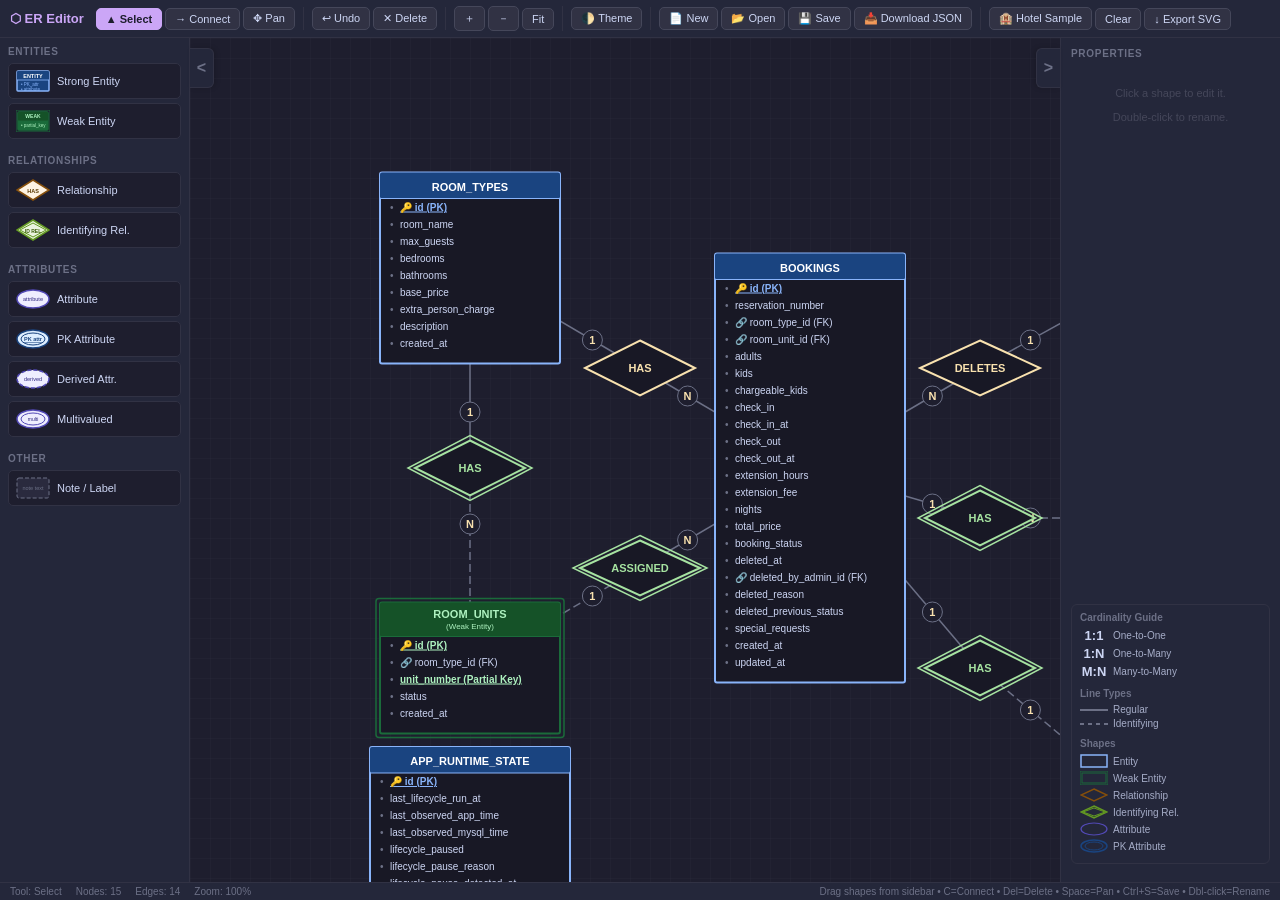
<file: index.html>
<!DOCTYPE html>
<html lang="en">
<head>
<meta charset="UTF-8"/>
<meta name="viewport" content="width=device-width,initial-scale=1.0"/>
<title>Chen ER Diagram Editor</title>
<link rel="stylesheet" href="erd-style.css"/>
</head>
<body>

<div id="toolbar">
  <span class="logo">⬡ ER Editor</span>
  <div class="tb-group">
    <button class="tb-btn active" id="btn-select" onclick="setTool('select')">▲ Select</button>
    <button class="tb-btn" id="btn-connect" onclick="setTool('connect')">→ Connect</button>
    <button class="tb-btn" id="btn-pan" onclick="setTool('pan')">✥ Pan</button>
  </div>
  <div class="tb-group">
    <button class="tb-btn" onclick="undo()">↩ Undo</button>
    <button class="tb-btn" onclick="deleteSelected()">✕ Delete</button>
  </div>
  <div class="tb-group">
    <button class="tb-btn" onclick="zoom1(1.2)">＋</button>
    <button class="tb-btn" onclick="zoom1(1/1.2)">－</button>
    <button class="tb-btn" onclick="fitView()">Fit</button>
  </div>
  <div class="tb-group">
    <button class="tb-btn" onclick="toggleTheme()">🌓 Theme</button>
  </div>
  <div class="tb-group">
    <button class="tb-btn" onclick="newProject()">📄 New</button>
    <button class="tb-btn" onclick="openProject()">📂 Open</button>
    <button class="tb-btn" onclick="saveProject()">💾 Save</button>
    <button class="tb-btn" onclick="downloadProject()">📥 Download JSON</button>
  </div>
  <div class="tb-group">
    <button class="tb-btn" onclick="loadSample()">🏨 Hotel Sample</button>
    <button class="tb-btn" onclick="clearAll()">Clear</button>
    <button class="tb-btn" onclick="doExport()">↓ Export SVG</button>
  </div>
</div>

<!-- Hidden file input for loading projects -->
<input type="file" id="file-input" accept=".json"/>

<div id="main">
  <!-- SIDEBAR -->
  <div class="sidebar-toggle" onclick="toggleSidebar()" id="sidebar-toggle">&lt;</div>
  <div id="sidebar">
    <div class="sb-sec">
      <div class="sb-title">Entities</div>
      <button class="shape-btn" data-type="entity">
        <svg class="shape-icon" viewBox="0 0 34 22"><rect x="1" y="1" width="32" height="20" fill="#1a4480" stroke="#89b4fa" stroke-width="1.5" rx="1"/><rect x="1" y="1" width="32" height="9" fill="#1a4480" rx="1"/><text x="17" y="8" text-anchor="middle" font-size="5.5" fill="#fff" font-weight="700" font-family="Segoe UI,sans-serif">ENTITY</text><line x1="1" y1="10" x2="33" y2="10" stroke="#89b4fa" stroke-width="0.8"/><text x="5" y="16" font-size="4.5" fill="#89b4fa" font-family="Segoe UI,sans-serif">• PK_attr</text><text x="5" y="20.5" font-size="4.5" fill="#89b4fa" font-family="Segoe UI,sans-serif">• attribute</text></svg>
        Strong Entity
      </button>
      <button class="shape-btn" data-type="weak_entity">
        <svg class="shape-icon" viewBox="0 0 34 22"><rect x="0" y="0" width="34" height="22" fill="none" stroke="#1a6b3a" stroke-width="1" rx="1"/><rect x="2" y="2" width="30" height="18" fill="#1a6b3a" stroke="#1a6b3a" stroke-width="1.5" rx="1"/><rect x="2" y="2" width="30" height="9" fill="#155228" rx="1"/><text x="17" y="8" text-anchor="middle" font-size="5" fill="#aef2c0" font-weight="700" font-family="Segoe UI,sans-serif">WEAK</text><line x1="2" y1="11" x2="32" y2="11" stroke="#1a6b3a" stroke-width="0.8"/><text x="5" y="16.5" font-size="4.5" fill="#aef2c0" font-family="Segoe UI,sans-serif">• partial_key</text></svg>
        Weak Entity
      </button>
    </div>
    <div class="sb-sec">
      <div class="sb-title">Relationships</div>
      <button class="shape-btn" data-type="relationship">
        <svg class="shape-icon" viewBox="0 0 34 22"><polygon points="17,1 33,11 17,21 1,11" fill="#fef3e2" stroke="#854f0b" stroke-width="1.5"/><text x="17" y="13.5" text-anchor="middle" font-size="5.5" fill="#5b3a00" font-weight="700" font-family="Segoe UI,sans-serif">HAS</text></svg>
        Relationship
      </button>
      <button class="shape-btn" data-type="id_relationship">
        <svg class="shape-icon" viewBox="0 0 34 22"><polygon points="17,1 33,11 17,21 1,11" fill="#eaf3de" stroke="#639922" stroke-width="1.5"/><polygon points="17,4 30,11 17,18 4,11" fill="none" stroke="#639922" stroke-width="1"/><text x="17" y="13.5" text-anchor="middle" font-size="5" fill="#3b5e0a" font-weight="700" font-family="Segoe UI,sans-serif">ID REL</text></svg>
        Identifying Rel.
      </button>
    </div>
    <div class="sb-sec">
      <div class="sb-title">Attributes</div>
      <button class="shape-btn" data-type="attribute">
        <svg class="shape-icon" viewBox="0 0 34 22"><ellipse cx="17" cy="11" rx="16" ry="9" fill="#eeedfe" stroke="#534ab7" stroke-width="1.5"/><text x="17" y="13" text-anchor="middle" font-size="5.5" fill="#2d2580" font-family="Segoe UI,sans-serif">attribute</text></svg>
        Attribute
      </button>
      <button class="shape-btn" data-type="pk_attribute">
        <svg class="shape-icon" viewBox="0 0 34 22"><ellipse cx="17" cy="11" rx="16" ry="9" fill="#ddeeff" stroke="#1a4480" stroke-width="1.5"/><ellipse cx="17" cy="11" rx="12" ry="6" fill="none" stroke="#1a4480" stroke-width="1"/><text x="17" y="13" text-anchor="middle" font-size="5.5" fill="#1a4480" font-weight="700" font-family="Segoe UI,sans-serif" text-decoration="underline">PK attr</text></svg>
        PK Attribute
      </button>
      <button class="shape-btn" data-type="derived">
        <svg class="shape-icon" viewBox="0 0 34 22"><ellipse cx="17" cy="11" rx="16" ry="9" fill="#eeedfe" stroke="#534ab7" stroke-width="1.5" stroke-dasharray="4 2"/><text x="17" y="13" text-anchor="middle" font-size="5.5" fill="#2d2580" font-family="Segoe UI,sans-serif">derived</text></svg>
        Derived Attr.
      </button>
      <button class="shape-btn" data-type="multivalued">
        <svg class="shape-icon" viewBox="0 0 34 22"><ellipse cx="17" cy="11" rx="16" ry="9" fill="#eeedfe" stroke="#534ab7" stroke-width="1.5"/><ellipse cx="17" cy="11" rx="12" ry="6" fill="none" stroke="#534ab7" stroke-width="1"/><text x="17" y="13" text-anchor="middle" font-size="5" fill="#2d2580" font-family="Segoe UI,sans-serif">multi</text></svg>
        Multivalued
      </button>
    </div>
    <div class="sb-sec">
      <div class="sb-title">Other</div>
      <button class="shape-btn" data-type="note">
        <svg class="shape-icon" viewBox="0 0 34 22"><rect x="1" y="1" width="32" height="20" fill="#2a2a3e" stroke="#6c7086" stroke-width="1" stroke-dasharray="4 2" rx="2"/><text x="17" y="13" text-anchor="middle" font-size="5.5" fill="#6c7086" font-family="Segoe UI,sans-serif">note text</text></svg>
        Note / Label
      </button>
    </div>
  </div>

  <!-- CANVAS -->
  <div id="canvas-wrap">
    <svg id="grid-svg"><defs><pattern id="grid" width="20" height="20" patternUnits="userSpaceOnUse"><path d="M20 0L0 0 0 20" fill="none" stroke="#2a2a3d" stroke-width="0.6"/></pattern></defs><rect width="100%" height="100%" fill="url(#grid)"/></svg>
    <svg id="main-svg" xmlns="http://www.w3.org/2000/svg">
      <defs>
        <marker id="arr" viewBox="0 0 10 10" refX="9" refY="5" markerWidth="7" markerHeight="7" orient="auto"><path d="M1,2 L8,5 L1,8" fill="none" stroke="#6c7086" stroke-width="1.4" stroke-linecap="round" stroke-linejoin="round"/></marker>
      </defs>
      <g id="edges-g"></g>
      <g id="nodes-g"></g>
      <rect id="sel-box" display="none" fill="rgba(137, 180, 250, 0.2)" stroke="#89b4fa" stroke-width="1.5" stroke-dasharray="4 2" pointer-events="none"></rect>
    </svg>
  </div>

  <!-- PROPS -->
  <div class="props-toggle" onclick="toggleProps()" id="props-toggle">&gt;</div>
  <div id="props">
    <h3>Properties</h3>
    <div id="props-body"><p class="empty-msg">Click a shape to edit it.<br><br>Double-click to rename.</p></div>

    <!-- LEGEND always visible at bottom -->
    <div style="flex:1"></div>
    <div id="legend">
      <div class="leg-title">Cardinality Guide</div>
      <div class="leg-item"><div style="font-size:13px;font-weight:700;color:var(--text-main);width:28px;text-align:center">1:1</div> One-to-One</div>
      <div class="leg-item"><div style="font-size:13px;font-weight:700;color:var(--text-main);width:28px;text-align:center">1:N</div> One-to-Many</div>
      <div class="leg-item"><div style="font-size:13px;font-weight:700;color:var(--text-main);width:28px;text-align:center">M:N</div> Many-to-Many</div>
      <div style="height:6px"></div>
      <div class="leg-title">Line Types</div>
      <div class="leg-item"><div class="leg-line"></div> Regular</div>
      <div class="leg-item"><div class="leg-line dashed"></div> Identifying</div>
      <div style="height:6px"></div>
      <div class="leg-title">Shapes</div>
      <div class="leg-item"><svg width="28" height="14"><rect x="1" y="1" width="26" height="12" fill="none" stroke="#89b4fa" stroke-width="1.5"/></svg> Entity</div>
      <div class="leg-item"><svg width="28" height="14"><rect x="0" y="0" width="28" height="14" fill="none" stroke="#1a6b3a" stroke-width="1"/><rect x="2" y="2" width="24" height="10" fill="none" stroke="#1a6b3a" stroke-width="1"/></svg> Weak Entity</div>
      <div class="leg-item"><svg width="28" height="14"><polygon points="14,1 27,7 14,13 1,7" fill="none" stroke="#854f0b" stroke-width="1.5"/></svg> Relationship</div>
      <div class="leg-item"><svg width="28" height="14"><polygon points="14,1 27,7 14,13 1,7" fill="none" stroke="#639922" stroke-width="1.5"/><polygon points="14,3 25,7 14,11 3,7" fill="none" stroke="#639922" stroke-width="1"/></svg> Identifying Rel.</div>
      <div class="leg-item"><svg width="28" height="14"><ellipse cx="14" cy="7" rx="13" ry="6" fill="none" stroke="#534ab7" stroke-width="1.2"/></svg> Attribute</div>
      <div class="leg-item"><svg width="28" height="14"><ellipse cx="14" cy="7" rx="13" ry="6" fill="none" stroke="#1a4480" stroke-width="1.5"/><ellipse cx="14" cy="7" rx="9" ry="4" fill="none" stroke="#1a4480" stroke-width="1"/></svg> PK Attribute</div>
    </div>
  </div>
</div>

<div id="statusbar">
  <span id="st-tool">Tool: Select</span>
  <span id="st-nodes">Nodes: 0</span>
  <span id="st-edges">Edges: 0</span>
  <span id="st-zoom">Zoom: 100%</span>
  <span style="margin-left:auto">Drag shapes from sidebar • C=Connect • Del=Delete • Space=Pan • Ctrl+S=Save • Dbl-click=Rename</span>
</div>

<script src="erd-app.js"></script>
</body>
</html>
</file>
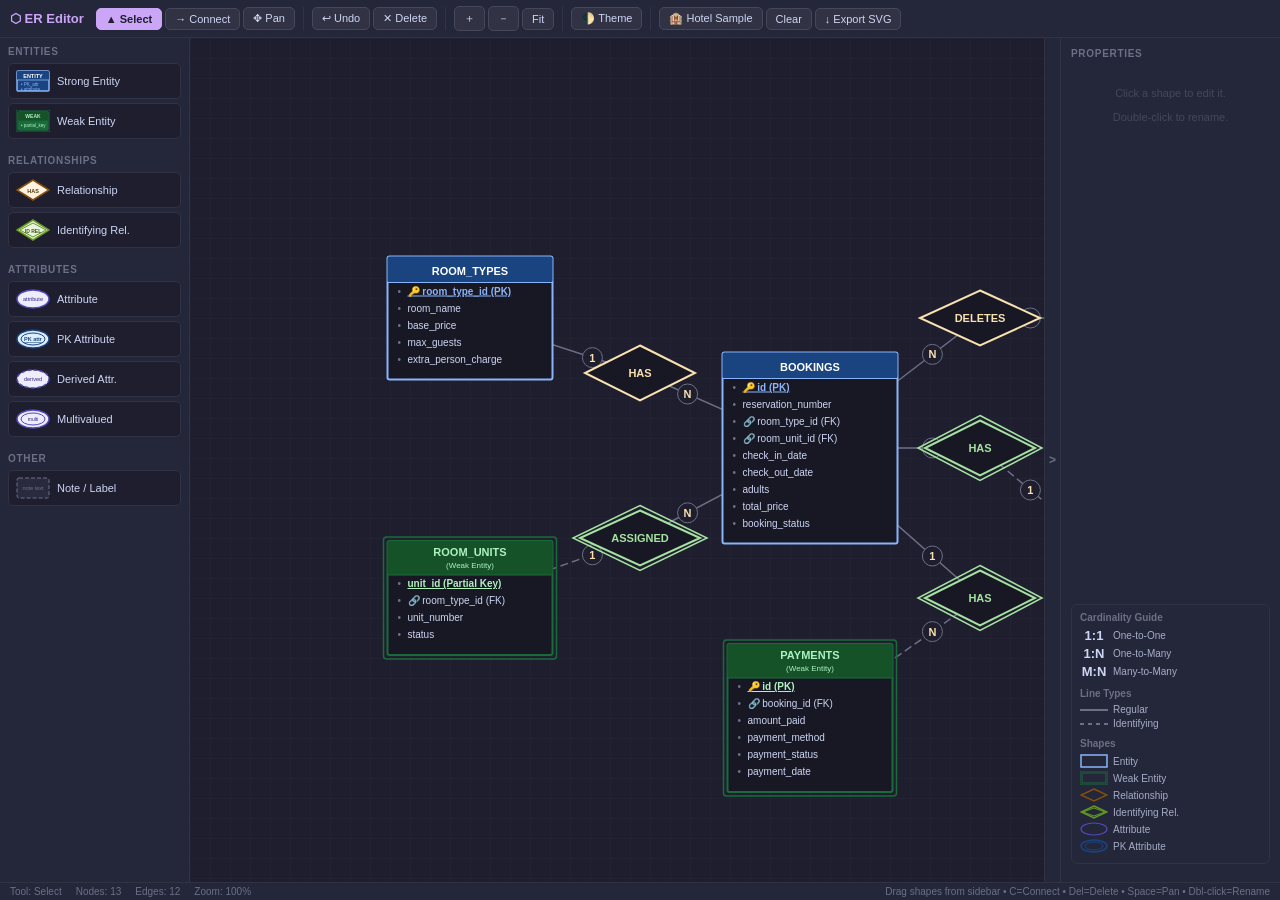
<file: ERD.html>
<!DOCTYPE html>
<html lang="en">
<head>
<meta charset="UTF-8"/>
<meta name="viewport" content="width=device-width,initial-scale=1.0"/>
<title>Chen ER Diagram Editor</title>
<style>
:root {
  --bg-main: #1e1e2e;
  --bg-panel: #24273a;
  --bg-btn: #313244;
  --bg-btn-hover: #45475a;
  --bg-btn-active: #cba6f7;
  --text-btn-active: #1e1e2e;
  --border: #313244;
  --border-hover: #45475a;
  --text-main: #cdd6f4;
  --text-muted: #6c7086;
  --text-legend: #a6adc8;
  --accent: #cba6f7;
  --danger: #f38ba8;
}
[data-theme="light"] {
  --bg-main: #eff1f5;
  --bg-panel: #dce0e8;
  --bg-btn: #ccd0da;
  --bg-btn-hover: #bcc0cc;
  --bg-btn-active: #8839ef;
  --text-btn-active: #eff1f5;
  --border: #ccd0da;
  --border-hover: #9ca0b0;
  --text-main: #4c4f69;
  --text-muted: #8c8fa1;
  --text-legend: #6c6f85;
  --accent: #8839ef;
  --danger: #d20f39;
}
*{box-sizing:border-box;margin:0;padding:0}
body{font-family:'Segoe UI',sans-serif;background:var(--bg-main);color:var(--text-main);height:100vh;display:flex;flex-direction:column;overflow:hidden;font-size:13px;transition:background 0.3s, color 0.3s}

/* TOOLBAR */
#toolbar{background:var(--bg-panel);border-bottom:1px solid var(--border);padding:6px 10px;display:flex;align-items:center;gap:6px;flex-wrap:wrap;z-index:100;flex-shrink:0}
.logo{font-weight:700;font-size:13px;color:var(--accent);margin-right:6px;white-space:nowrap}
.tb-group{display:flex;gap:3px;align-items:center;padding-right:8px;margin-right:2px;border-right:1px solid var(--border)}
.tb-group:last-child{border-right:none}
.tb-btn{background:var(--bg-btn);border:1px solid var(--border-hover);color:var(--text-main);padding:4px 9px;border-radius:5px;cursor:pointer;font-size:11px;display:flex;align-items:center;gap:4px;white-space:nowrap;transition:.12s;font-family:inherit}
.tb-btn:hover{background:var(--bg-btn-hover)}
.tb-btn.active{background:var(--bg-btn-active);color:var(--text-btn-active);border-color:var(--bg-btn-active);font-weight:700}

/* LAYOUT */
#main{display:flex;flex:1;overflow:hidden;min-height:0}

/* SIDEBAR */
#sidebar{width:190px;background:var(--bg-panel);border-right:1px solid var(--border);overflow-y:auto;flex-shrink:0}
.sb-sec{padding:8px 8px 4px}
.sb-title{font-size:10px;font-weight:700;color:var(--text-muted);text-transform:uppercase;letter-spacing:.07em;margin-bottom:6px}
.shape-btn{display:flex;align-items:center;gap:7px;width:100%;padding:6px 7px;background:var(--bg-main);border:1px solid var(--border);border-radius:5px;color:var(--text-main);cursor:grab;font-size:11px;margin-bottom:4px;text-align:left;transition:.12s;font-family:inherit}
.shape-btn:hover{background:var(--bg-btn);border-color:var(--text-muted)}
.shape-icon{width:34px;height:22px;flex-shrink:0}

/* CANVAS */
#canvas-wrap{flex:1;position:relative;overflow:hidden;background:var(--bg-main);min-width:0}
#grid-svg{position:absolute;inset:0;pointer-events:none;width:100%;height:100%}
#main-svg{position:absolute;top:0;left:0;cursor:default;overflow:visible;transform-origin:0 0;}

/* PROPS */
#props{width:220px;background:var(--bg-panel);border-left:1px solid var(--border);overflow-y:auto;flex-shrink:0;padding:10px;display:flex;flex-direction:column;gap:0;transition:margin-right 0.3s cubic-bezier(0.4, 0, 0.2, 1);}
#props.closed{margin-right:-222px;}
.props-toggle{width:16px;background:var(--bg-panel);border-left:1px solid var(--border);display:flex;align-items:center;justify-content:center;cursor:pointer;color:var(--text-muted);font-weight:700;font-size:12px;user-select:none;transition:background 0.2s,color 0.2s;flex-shrink:0;z-index:10;}
.props-toggle:hover{background:var(--border-hover);color:var(--text-main);}
#props h3{font-size:10px;font-weight:700;color:var(--text-muted);text-transform:uppercase;letter-spacing:.07em;margin-bottom:8px}
.pr{margin-bottom:7px}
.pr label{font-size:10px;color:var(--text-muted);display:block;margin-bottom:2px}
.pr input,.pr select,.pr textarea{width:100%;background:var(--bg-main);border:1px solid var(--border);color:var(--text-main);border-radius:4px;padding:4px 6px;font-size:11px;font-family:inherit}
.pr input:focus,.pr select:focus,.pr textarea:focus{outline:none;border-color:var(--accent)}
.pr textarea{resize:vertical;min-height:90px;line-height:1.5}
.pr-hint{font-size:9px;color:var(--border-hover);margin-top:2px}
.pbtn{width:100%;padding:5px;border-radius:4px;border:none;cursor:pointer;font-size:11px;font-weight:700;margin-top:3px;font-family:inherit}
.pbtn.danger{background:var(--danger);color:var(--text-btn-active)}
.pbtn.primary{background:var(--accent);color:var(--text-btn-active)}
.empty-msg{font-size:11px;color:var(--border-hover);text-align:center;padding-top:20px}
.card-row{display:flex;gap:6px}
.card-row .pr{flex:1}
/* legend box */
#legend{background:var(--bg-panel);border:1px solid var(--border);border-radius:6px;padding:7px 8px;margin-bottom:8px}
#legend .leg-title{font-size:10px;font-weight:700;color:var(--text-muted);margin-bottom:5px}
.leg-item{display:flex;align-items:center;gap:5px;margin-bottom:3px;font-size:10px;color:var(--text-legend)}
.leg-line{height:2px;width:28px;background:var(--text-muted)}
.leg-line.dashed{background:repeating-linear-gradient(90deg,var(--text-muted) 0,var(--text-muted) 4px,transparent 4px,transparent 8px)}

/* STATUS */
#statusbar{background:var(--bg-panel);border-top:1px solid var(--border);padding:3px 10px;font-size:10px;color:var(--text-muted);display:flex;gap:14px;flex-shrink:0}
</style>
</head>
<body>

<div id="toolbar">
  <span class="logo">⬡ ER Editor</span>
  <div class="tb-group">
    <button class="tb-btn active" id="btn-select" onclick="setTool('select')">▲ Select</button>
    <button class="tb-btn" id="btn-connect" onclick="setTool('connect')">→ Connect</button>
    <button class="tb-btn" id="btn-pan" onclick="setTool('pan')">✥ Pan</button>
  </div>
  <div class="tb-group">
    <button class="tb-btn" onclick="undo()">↩ Undo</button>
    <button class="tb-btn" onclick="deleteSelected()">✕ Delete</button>
  </div>
  <div class="tb-group">
    <button class="tb-btn" onclick="zoom1(1.2)">＋</button>
    <button class="tb-btn" onclick="zoom1(1/1.2)">－</button>
    <button class="tb-btn" onclick="fitView()">Fit</button>
  </div>
  <div class="tb-group">
    <button class="tb-btn" onclick="toggleTheme()">🌓 Theme</button>
  </div>
  <div class="tb-group">
    <button class="tb-btn" onclick="loadSample()">🏨 Hotel Sample</button>
    <button class="tb-btn" onclick="clearAll()">Clear</button>
    <button class="tb-btn" onclick="doExport()">↓ Export SVG</button>
  </div>
</div>

<div id="main">
  <!-- SIDEBAR -->
  <div id="sidebar">
    <div class="sb-sec">
      <div class="sb-title">Entities</div>
      <button class="shape-btn" data-type="entity">
        <svg class="shape-icon" viewBox="0 0 34 22"><rect x="1" y="1" width="32" height="20" fill="#1a4480" stroke="#89b4fa" stroke-width="1.5" rx="1"/><rect x="1" y="1" width="32" height="9" fill="#1a4480" rx="1"/><text x="17" y="8" text-anchor="middle" font-size="5.5" fill="#fff" font-weight="700" font-family="Segoe UI,sans-serif">ENTITY</text><line x1="1" y1="10" x2="33" y2="10" stroke="#89b4fa" stroke-width="0.8"/><text x="5" y="16" font-size="4.5" fill="#89b4fa" font-family="Segoe UI,sans-serif">• PK_attr</text><text x="5" y="20.5" font-size="4.5" fill="#89b4fa" font-family="Segoe UI,sans-serif">• attribute</text></svg>
        Strong Entity
      </button>
      <button class="shape-btn" data-type="weak_entity">
        <svg class="shape-icon" viewBox="0 0 34 22"><rect x="0" y="0" width="34" height="22" fill="none" stroke="#1a6b3a" stroke-width="1" rx="1"/><rect x="2" y="2" width="30" height="18" fill="#1a6b3a" stroke="#1a6b3a" stroke-width="1.5" rx="1"/><rect x="2" y="2" width="30" height="9" fill="#155228" rx="1"/><text x="17" y="8" text-anchor="middle" font-size="5" fill="#aef2c0" font-weight="700" font-family="Segoe UI,sans-serif">WEAK</text><line x1="2" y1="11" x2="32" y2="11" stroke="#1a6b3a" stroke-width="0.8"/><text x="5" y="16.5" font-size="4.5" fill="#aef2c0" font-family="Segoe UI,sans-serif">• partial_key</text></svg>
        Weak Entity
      </button>
    </div>
    <div class="sb-sec">
      <div class="sb-title">Relationships</div>
      <button class="shape-btn" data-type="relationship">
        <svg class="shape-icon" viewBox="0 0 34 22"><polygon points="17,1 33,11 17,21 1,11" fill="#fef3e2" stroke="#854f0b" stroke-width="1.5"/><text x="17" y="13.5" text-anchor="middle" font-size="5.5" fill="#5b3a00" font-weight="700" font-family="Segoe UI,sans-serif">HAS</text></svg>
        Relationship
      </button>
      <button class="shape-btn" data-type="id_relationship">
        <svg class="shape-icon" viewBox="0 0 34 22"><polygon points="17,1 33,11 17,21 1,11" fill="#eaf3de" stroke="#639922" stroke-width="1.5"/><polygon points="17,4 30,11 17,18 4,11" fill="none" stroke="#639922" stroke-width="1"/><text x="17" y="13.5" text-anchor="middle" font-size="5" fill="#3b5e0a" font-weight="700" font-family="Segoe UI,sans-serif">ID REL</text></svg>
        Identifying Rel.
      </button>
    </div>
    <div class="sb-sec">
      <div class="sb-title">Attributes</div>
      <button class="shape-btn" data-type="attribute">
        <svg class="shape-icon" viewBox="0 0 34 22"><ellipse cx="17" cy="11" rx="16" ry="9" fill="#eeedfe" stroke="#534ab7" stroke-width="1.5"/><text x="17" y="13" text-anchor="middle" font-size="5.5" fill="#2d2580" font-family="Segoe UI,sans-serif">attribute</text></svg>
        Attribute
      </button>
      <button class="shape-btn" data-type="pk_attribute">
        <svg class="shape-icon" viewBox="0 0 34 22"><ellipse cx="17" cy="11" rx="16" ry="9" fill="#ddeeff" stroke="#1a4480" stroke-width="1.5"/><ellipse cx="17" cy="11" rx="12" ry="6" fill="none" stroke="#1a4480" stroke-width="1"/><text x="17" y="13" text-anchor="middle" font-size="5.5" fill="#1a4480" font-weight="700" font-family="Segoe UI,sans-serif" text-decoration="underline">PK attr</text></svg>
        PK Attribute
      </button>
      <button class="shape-btn" data-type="derived">
        <svg class="shape-icon" viewBox="0 0 34 22"><ellipse cx="17" cy="11" rx="16" ry="9" fill="#eeedfe" stroke="#534ab7" stroke-width="1.5" stroke-dasharray="4 2"/><text x="17" y="13" text-anchor="middle" font-size="5.5" fill="#2d2580" font-family="Segoe UI,sans-serif">derived</text></svg>
        Derived Attr.
      </button>
      <button class="shape-btn" data-type="multivalued">
        <svg class="shape-icon" viewBox="0 0 34 22"><ellipse cx="17" cy="11" rx="16" ry="9" fill="#eeedfe" stroke="#534ab7" stroke-width="1.5"/><ellipse cx="17" cy="11" rx="12" ry="6" fill="none" stroke="#534ab7" stroke-width="1"/><text x="17" y="13" text-anchor="middle" font-size="5" fill="#2d2580" font-family="Segoe UI,sans-serif">multi</text></svg>
        Multivalued
      </button>
    </div>
    <div class="sb-sec">
      <div class="sb-title">Other</div>
      <button class="shape-btn" data-type="note">
        <svg class="shape-icon" viewBox="0 0 34 22"><rect x="1" y="1" width="32" height="20" fill="#2a2a3e" stroke="#6c7086" stroke-width="1" stroke-dasharray="4 2" rx="2"/><text x="17" y="13" text-anchor="middle" font-size="5.5" fill="#6c7086" font-family="Segoe UI,sans-serif">note text</text></svg>
        Note / Label
      </button>
    </div>
  </div>

  <!-- CANVAS -->
  <div id="canvas-wrap">
    <svg id="grid-svg"><defs><pattern id="grid" width="20" height="20" patternUnits="userSpaceOnUse"><path d="M20 0L0 0 0 20" fill="none" stroke="#2a2a3d" stroke-width="0.6"/></pattern></defs><rect width="100%" height="100%" fill="url(#grid)"/></svg>
    <svg id="main-svg" xmlns="http://www.w3.org/2000/svg">
      <defs>
        <marker id="arr" viewBox="0 0 10 10" refX="9" refY="5" markerWidth="7" markerHeight="7" orient="auto"><path d="M1,2 L8,5 L1,8" fill="none" stroke="#6c7086" stroke-width="1.4" stroke-linecap="round" stroke-linejoin="round"/></marker>
      </defs>
      <g id="edges-g"></g>
      <g id="nodes-g"></g>
    </svg>
  </div>

  <!-- PROPS -->
  <div class="props-toggle" onclick="toggleProps()" id="props-toggle">&gt;</div>
  <div id="props">
    <h3>Properties</h3>
    <div id="props-body"><p class="empty-msg">Click a shape to edit it.<br><br>Double-click to rename.</p></div>

    <!-- LEGEND always visible at bottom -->
    <div style="flex:1"></div>
    <div id="legend">
      <div class="leg-title">Cardinality Guide</div>
      <div class="leg-item"><div style="font-size:13px;font-weight:700;color:#cdd6f4;width:28px;text-align:center">1:1</div> One-to-One</div>
      <div class="leg-item"><div style="font-size:13px;font-weight:700;color:#cdd6f4;width:28px;text-align:center">1:N</div> One-to-Many</div>
      <div class="leg-item"><div style="font-size:13px;font-weight:700;color:#cdd6f4;width:28px;text-align:center">M:N</div> Many-to-Many</div>
      <div style="height:6px"></div>
      <div class="leg-title">Line Types</div>
      <div class="leg-item"><div class="leg-line"></div> Regular</div>
      <div class="leg-item"><div class="leg-line dashed"></div> Identifying</div>
      <div style="height:6px"></div>
      <div class="leg-title">Shapes</div>
      <div class="leg-item"><svg width="28" height="14"><rect x="1" y="1" width="26" height="12" fill="none" stroke="#89b4fa" stroke-width="1.5"/></svg> Entity</div>
      <div class="leg-item"><svg width="28" height="14"><rect x="0" y="0" width="28" height="14" fill="none" stroke="#1a6b3a" stroke-width="1"/><rect x="2" y="2" width="24" height="10" fill="none" stroke="#1a6b3a" stroke-width="1"/></svg> Weak Entity</div>
      <div class="leg-item"><svg width="28" height="14"><polygon points="14,1 27,7 14,13 1,7" fill="none" stroke="#854f0b" stroke-width="1.5"/></svg> Relationship</div>
      <div class="leg-item"><svg width="28" height="14"><polygon points="14,1 27,7 14,13 1,7" fill="none" stroke="#639922" stroke-width="1.5"/><polygon points="14,3 25,7 14,11 3,7" fill="none" stroke="#639922" stroke-width="1"/></svg> Identifying Rel.</div>
      <div class="leg-item"><svg width="28" height="14"><ellipse cx="14" cy="7" rx="13" ry="6" fill="none" stroke="#534ab7" stroke-width="1.2"/></svg> Attribute</div>
      <div class="leg-item"><svg width="28" height="14"><ellipse cx="14" cy="7" rx="13" ry="6" fill="none" stroke="#1a4480" stroke-width="1.5"/><ellipse cx="14" cy="7" rx="9" ry="4" fill="none" stroke="#1a4480" stroke-width="1"/></svg> PK Attribute</div>
    </div>
  </div>
</div>

<div id="statusbar">
  <span id="st-tool">Tool: Select</span>
  <span id="st-nodes">Nodes: 0</span>
  <span id="st-edges">Edges: 0</span>
  <span id="st-zoom">Zoom: 100%</span>
  <span style="margin-left:auto">Drag shapes from sidebar • C=Connect • Del=Delete • Space=Pan • Dbl-click=Rename</span>
</div>

<script>
// ── STATE ──────────────────────────────────────────────────────────────────────
let nodes=[], edges=[], sel=null, tool='select';
let vx=100, vy=80, vz=1;
let isPan=false, panS={x:0,y:0}, panO={x:0,y:0};
let isDrag=false, dragS={x:0,y:0}, dragO={x:0,y:0};
let cxStart=null;
let hist=[], histIdx=-1;
let uid=1;

const SVG=document.getElementById('main-svg');
const NG=document.getElementById('nodes-g');
const EG=document.getElementById('edges-g');
const wrap=document.getElementById('canvas-wrap');

const THEMES = {
  dark: {
    gridLine: '#2a2a3d',
    defs: {
      entity:    {label:'ENTITY',   w:160,h:100,hdr:'#1a4480',fill:'#181825',stroke:'#89b4fa',tc:'#fff', tuple:'#cdd6f4', tuplePk:'#89b4fa',type:'rect'},
      weak_entity:{label:'WEAK',    w:160,h:100,hdr:'#155228',fill:'#181825',stroke:'#1a6b3a',tc:'#aef2c0', tuple:'#cdd6f4', tuplePk:'#aef2c0',type:'rect',weak:true},
      relationship:{label:'HAS',    w:110,h:56, fill:'#181825',stroke:'#f9e2af',tc:'#f9e2af',type:'diamond'},
      id_relationship:{label:'HAS', w:110,h:56, fill:'#181825',stroke:'#a6e3a1',tc:'#a6e3a1',type:'diamond',dbl:true},
      attribute:  {label:'attribute',rx:62,ry:20,fill:'#181825',stroke:'#cba6f7',tc:'#cba6f7',type:'ellipse'},
      pk_attribute:{label:'pk_attr',rx:62,ry:20,fill:'#181825',stroke:'#89b4fa',tc:'#89b4fa',type:'ellipse',dbl:true,ul:true},
      derived:    {label:'derived', rx:62,ry:20,fill:'#181825',stroke:'#cba6f7',tc:'#cba6f7',type:'ellipse',dash:true},
      multivalued:{label:'multi',   rx:62,ry:20,fill:'#181825',stroke:'#cba6f7',tc:'#cba6f7',type:'ellipse',dbl:true},
      note:       {label:'Note',    w:160,h:60, fill:'#181825',stroke:'#6c7086',tc:'#a6adc8',type:'note',dash:true}
    },
    edgeStroke: '#6c7086',
    edgeSel: '#cba6f7',
    edgeCardBg: '#1e1e2e',
    edgeCardText: '#f9e2af',
    selStroke: '#cba6f7'
  },
  light: {
    gridLine: '#dce0e8',
    defs: {
      entity:    {label:'ENTITY',   w:160,h:100,hdr:'#1e66f5',fill:'#ffffff',stroke:'#7287fd',tc:'#fff', tuple:'#4c4f69', tuplePk:'#1e66f5',type:'rect'},
      weak_entity:{label:'WEAK',    w:160,h:100,hdr:'#40a02b',fill:'#ffffff',stroke:'#52c837',tc:'#ffffff', tuple:'#4c4f69', tuplePk:'#40a02b',type:'rect',weak:true},
      relationship:{label:'HAS',    w:110,h:56, fill:'#ffffff',stroke:'#df8e1d',tc:'#df8e1d',type:'diamond'},
      id_relationship:{label:'HAS', w:110,h:56, fill:'#ffffff',stroke:'#40a02b',tc:'#40a02b',type:'diamond',dbl:true},
      attribute:  {label:'attribute',rx:62,ry:20,fill:'#ffffff',stroke:'#8839ef',tc:'#8839ef',type:'ellipse'},
      pk_attribute:{label:'pk_attr',rx:62,ry:20,fill:'#ffffff',stroke:'#1e66f5',tc:'#1e66f5',type:'ellipse',dbl:true,ul:true},
      derived:    {label:'derived', rx:62,ry:20,fill:'#ffffff',stroke:'#8839ef',tc:'#8839ef',type:'ellipse',dash:true},
      multivalued:{label:'multi',   rx:62,ry:20,fill:'#ffffff',stroke:'#8839ef',tc:'#8839ef',type:'ellipse',dbl:true},
      note:       {label:'Note',    w:160,h:60, fill:'#e6e9ef',stroke:'#8c8fa1',tc:'#5c5f77',type:'note',dash:true}
    },
    edgeStroke: '#9ca0b0',
    edgeSel: '#8839ef',
    edgeCardBg: '#eff1f5',
    edgeCardText: '#df8e1d',
    selStroke: '#8839ef'
  }
};

let currentTheme = 'dark';
let DEFS = THEMES.dark.defs;

function toggleTheme() {
  currentTheme = currentTheme === 'dark' ? 'light' : 'dark';
  document.documentElement.setAttribute('data-theme', currentTheme);
  DEFS = THEMES[currentTheme].defs;
  document.querySelector('#grid-svg').innerHTML = `<defs><pattern id="grid" width="20" height="20" patternUnits="userSpaceOnUse"><path d="M20 0L0 0 0 20" fill="none" stroke="${THEMES[currentTheme].gridLine}" stroke-width="0.6"/></pattern></defs><rect width="100%" height="100%" fill="url(#grid)"/>`;
  renderAll();
}

function toggleProps() {
  const p = document.getElementById('props');
  const t = document.getElementById('props-toggle');
  p.classList.toggle('closed');
  if(t) t.innerHTML = p.classList.contains('closed') ? '&lt;' : '&gt;';
}

// ── TRANSFORM ──────────────────────────────────────────────────────────────────
function applyT(){
  SVG.style.transform=`translate(${vx}px,${vy}px) scale(${vz})`;
  document.getElementById('st-zoom').textContent='Zoom: '+Math.round(vz*100)+'%';
}
function zoom1(f){
  const rect=wrap.getBoundingClientRect();
  const cx=rect.width/2, cy=rect.height/2;
  const newVz=Math.min(Math.max(vz*f,0.15),5);
  const actualF=newVz/vz;
  vx=cx-(cx-vx)*actualF; vy=cy-(cy-vy)*actualF; vz=newVz;
  applyT();
}
function fitView(){vx=100;vy=80;vz=1;applyT();}

wrap.addEventListener('wheel',e=>{
  e.preventDefault();
  const f=e.deltaY>0?0.9:1.1;
  const rect=wrap.getBoundingClientRect();
  const mx=e.clientX-rect.left, my=e.clientY-rect.top;
  const newVz=Math.min(Math.max(vz*f,0.15),5);
  const actualF=newVz/vz;
  vx=mx-(mx-vx)*actualF; vy=my-(my-vy)*actualF; vz=newVz;
  applyT();
},{passive:false});

function toCanvas(cx,cy){
  const r=wrap.getBoundingClientRect();
  return {x:(cx-r.left-vx)/vz, y:(cy-r.top-vy)/vz};
}

// ── TOOL ───────────────────────────────────────────────────────────────────────
function setTool(t){
  tool=t; cxStart=null;
  ['select','connect','pan'].forEach(k=>{
    const b=document.getElementById('btn-'+k);
    if(b) b.classList.toggle('active',k===t);
  });
  wrap.style.cursor=t==='pan'?'grab':'default';
  document.getElementById('st-tool').textContent='Tool: '+t[0].toUpperCase()+t.slice(1);
  if(t!=='connect') cxStart=null;
}

// ── PAN / DRAG ─────────────────────────────────────────────────────────────────
wrap.addEventListener('mousedown',e=>{
  if(tool==='pan' || (e.ctrlKey && e.button === 0)){
    isPan=true; panS={x:e.clientX,y:e.clientY}; panO={x:vx,y:vy};
    e.preventDefault();
  } else if(e.target===wrap||e.target===SVG||e.target.tagName==='svg'){
    setSel(null);
  }
});
window.addEventListener('mousemove',e=>{
  if(isPan){vx=panO.x+(e.clientX-panS.x); vy=panO.y+(e.clientY-panS.y); applyT();}
  if(isDrag&&sel){
    const n=nodes.find(n=>n.id===sel);
    if(n){n.x=dragO.x+(e.clientX-dragS.x)/vz; n.y=dragO.y+(e.clientY-dragS.y)/vz; renderAll();}
  }
});
window.addEventListener('mouseup',()=>{
  if(isDrag) saveH();
  isPan=false; isDrag=false;
});

// ── HELPERS ────────────────────────────────────────────────────────────────────
function se(tag,attrs,txt){
  const e=document.createElementNS('http://www.w3.org/2000/svg',tag);
  for(const[k,v] of Object.entries(attrs)) e.setAttribute(k,String(v));
  if(txt!==undefined) e.textContent=txt;
  return e;
}
function mkId(){return 'n'+(uid++);}

// ── ADD SHAPE ──────────────────────────────────────────────────────────────────
function addShape(type,x,y){
  const d=DEFS[type]; if(!d) return;
  const node={
    id:mkId(), type,
    x:x??500, y:y??300,
    label:d.label,
    tuples:[], // [{label,isPK,isPartial,isFk}]
    w:d.w??140, h:d.h??60,
    rx:d.rx??60, ry:d.ry??20
  };
  // default tuples for entities
  if(type==='entity') node.tuples=[{label:'id',isPK:true,isPartial:false,isFk:false},{label:'attribute1',isPK:false,isPartial:false,isFk:false}];
  if(type==='weak_entity') node.tuples=[{label:'partial_key',isPK:false,isPartial:true,isFk:false},{label:'attribute1',isPK:false,isPartial:false,isFk:false}];
  nodes.push(node);
  saveH(); renderAll(); setSel(node.id);
}

// ── RENDER ─────────────────────────────────────────────────────────────────────
function renderAll(){
  NG.innerHTML=''; EG.innerHTML='';
  edges.forEach(renderEdge);
  nodes.forEach(renderNode);
  document.getElementById('st-nodes').textContent='Nodes: '+nodes.length;
  document.getElementById('st-edges').textContent='Edges: '+edges.length;
}

function nodeSize(node){
  const d=DEFS[node.type]||DEFS.entity;
  if(d.type==='rect'||d.type==='note'){
    const tuples=node.tuples||[];
    const hdrH = d.weak ? 34 : 26;
    const minH=Math.max(node.h||60, tuples.length>0 ? hdrH+12+tuples.length*17 : hdrH+24);
    return {w:node.w||160, h:minH};
  }
  return {w:node.rx*2||120,h:node.ry*2||40};
}

function renderNode(node){
  const th = THEMES[currentTheme];
  const d=DEFS[node.type]||DEFS.entity;
  const g=se('g',{'class':'node-g'+(sel===node.id?' sel':''),'data-id':node.id});
  const {w,h}=nodeSize(node);

  if(d.type==='rect'||d.type==='note'){
    const x=node.x-w/2, y=node.y-h/2;
    // outer double border for weak
    if(d.weak){
      g.appendChild(se('rect',{x:x-4,y:y-4,width:w+8,height:h+8,rx:3,fill:'none',stroke:d.stroke,'stroke-width':1.5,'class':'nb'}));
    }
    // main box
    const box=se('rect',{x,y,width:w,height:h,rx:2,fill:d.fill,stroke:sel===node.id?th.selStroke:d.stroke,'stroke-width':sel===node.id?2.5:2,'class':'nb','stroke-dasharray':d.dash?'6 3':'none'});
    g.appendChild(box);

    if(d.type==='rect'){
      const hdrH = d.weak ? 34 : 26;
      // header
      const hbar=se('rect',{x,y,width:w,height:hdrH,rx:2,fill:d.hdr});
      g.appendChild(hbar);
      // title
      const tit=se('text',{x:node.x,y:d.weak ? y+11 : y+14,'text-anchor':'middle','dominant-baseline':'central','font-size':11,'font-weight':700,fill:d.tc,'font-family':'Segoe UI,sans-serif'});
      tit.textContent=node.label;
      g.appendChild(tit);
      // weak sub-label
      if(d.weak){
        const sub=se('text',{x:node.x,y:y+24,'text-anchor':'middle','dominant-baseline':'central','font-size':8,fill:d.tc,'font-family':'Segoe UI,sans-serif'});
        sub.textContent='(Weak Entity)';
        g.appendChild(sub);
      }
      // divider
      g.appendChild(se('line',{x1:x,y1:y+hdrH,x2:x+w,y2:y+hdrH,stroke:d.stroke,'stroke-width':1}));
      // tuples
      const tuples=node.tuples||[];
      tuples.forEach((t,i)=>{
        const ty=y+hdrH+12+i*17;
        g.appendChild(se('text',{x:x+10,y:ty,'font-size':10,fill:th.edgeStroke,'font-family':'Segoe UI,sans-serif'},'•'));
        const lbl=(t.isPK?'🔑 ':'')+(t.isFk?'🔗 ':'')+t.label+(t.isPK?' (PK)':t.isPartial?' (Partial Key)':t.isFk?' (FK)':'');
        const tt=se('text',{x:x+20,y:ty,'font-size':10,fill:t.isPK||t.isPartial?d.tuplePk:d.tuple,
          'font-weight':t.isPK||t.isPartial?700:400,
          'text-decoration':t.isPK||t.isPartial?'underline':'none',
          'font-family':'Segoe UI,sans-serif'});
        tt.textContent=lbl;
        g.appendChild(tt);
      });
    } else {
      // note
      const tit=se('text',{x:node.x,y:node.y,'text-anchor':'middle','dominant-baseline':'central','font-size':10,fill:d.tc,'font-family':'Segoe UI,sans-serif'});
      tit.textContent=node.label;
      g.appendChild(tit);
    }
  } else if(d.type==='diamond'){
    const hw=node.w/2, hh=node.h/2;
    const pts=`${node.x},${node.y-hh} ${node.x+hw},${node.y} ${node.x},${node.y+hh} ${node.x-hw},${node.y}`;
    if(d.dbl){
      const op=`${node.x},${node.y-hh-5} ${node.x+hw+7},${node.y} ${node.x},${node.y+hh+5} ${node.x-hw-7},${node.y}`;
      g.appendChild(se('polygon',{points:op,fill:'none',stroke:d.stroke,'stroke-width':1.5}));
    }
    g.appendChild(se('polygon',{points:pts,fill:d.fill,stroke:sel===node.id?th.selStroke:d.stroke,'stroke-width':sel===node.id?2.5:2,'class':'nb'}));
    const tit=se('text',{x:node.x,y:node.y,'text-anchor':'middle','dominant-baseline':'central','font-size':11,'font-weight':700,fill:d.tc,'font-family':'Segoe UI,sans-serif'});
    tit.textContent=node.label;
    g.appendChild(tit);
  } else {
    // ellipse
    const rx=node.rx??60, ry=node.ry??20;
    if(d.dbl) g.appendChild(se('ellipse',{cx:node.x,cy:node.y,rx:rx+4,ry:ry+4,fill:'none',stroke:d.stroke,'stroke-width':1.2}));
    g.appendChild(se('ellipse',{cx:node.x,cy:node.y,rx,ry,fill:d.fill,stroke:sel===node.id?th.selStroke:d.stroke,
      'stroke-width':sel===node.id?2.5:1.5,'class':'nb','stroke-dasharray':d.dash?'5 3':'none'}));
    const tit=se('text',{x:node.x,y:node.y,'text-anchor':'middle','dominant-baseline':'central','font-size':10,
      fill:d.tc,'font-weight':d.ul?700:400,'text-decoration':d.ul?'underline':'none','font-family':'Segoe UI,sans-serif'});
    tit.textContent=node.label;
    g.appendChild(tit);
  }

  // invisible hit area
  const {w:sw,h:sh}=nodeSize(node);
  const hit=se('rect',{x:node.x-sw/2,y:node.y-sh/2,width:sw,height:sh,fill:'transparent',stroke:'none'});
  g.appendChild(hit);

  g.addEventListener('mousedown',e=>onNodeDown(e,node));
  g.addEventListener('dblclick',e=>{e.stopPropagation(); promptLabel(node);});
  NG.appendChild(g);
}

function renderEdge(edge){
  const th = THEMES[currentTheme];
  const n1=nodes.find(n=>n.id===edge.from), n2=nodes.find(n=>n.id===edge.to);
  if(!n1||!n2) return;
  const g=se('g',{'class':'edge-g','data-id':edge.id});
  const isSel=sel===edge.id;
  const isId=edge.dashed;

  // line
  const ln=se('line',{x1:n1.x,y1:n1.y,x2:n2.x,y2:n2.y,
    stroke:isSel?th.selStroke:th.edgeStroke,'stroke-width':isSel?2:1.5,
    'stroke-dasharray':isId?'8 4':'none'});
  g.appendChild(ln);

  // cardinality labels — centered
  let cText='';
  if(edge.card1&&edge.card2) cText=edge.card1+':'+edge.card2;
  else if(edge.card1) cText=edge.card1;
  else if(edge.card2) cText=edge.card2;

  if(cText){
    let t = 0.5;
    const t1 = (DEFS[n1.type]||{}).type, t2 = (DEFS[n2.type]||{}).type;
    if(t1 === 'diamond' && t2 !== 'diamond') t = 0.28;
    else if(t2 === 'diamond' && t1 !== 'diamond') t = 0.72;
    const cx=n1.x+(n2.x-n1.x)*t, cy=n1.y+(n2.y-n1.y)*t;
    const cw=cText.length>1?32:20;
    const bg=se('rect',{x:cx-cw/2,y:cy-10,width:cw,height:20,rx:10,fill:th.edgeCardBg,stroke:isSel?th.selStroke:th.edgeStroke,'stroke-width':1});
    g.appendChild(bg);
    const ct=se('text',{x:cx,y:cy,'text-anchor':'middle','dominant-baseline':'central',
      'font-size':11,'font-weight':700,fill:isSel?th.selStroke:th.edgeCardText,'font-family':'Segoe UI,sans-serif'});
    ct.textContent=cText;
    g.appendChild(ct);
  }

  // hit area
  g.appendChild(se('line',{x1:n1.x,y1:n1.y,x2:n2.x,y2:n2.y,stroke:'transparent','stroke-width':14}));
  g.addEventListener('mousedown',e=>{e.stopPropagation(); setSel(edge.id); showEdgeProps(edge);});
  EG.appendChild(g);
}

// ── SELECTION ──────────────────────────────────────────────────────────────────
function setSel(id){
  sel=id; renderAll();
  if(!id){document.getElementById('props-body').innerHTML='<p class="empty-msg">Click a shape to edit it.<br><br>Double-click to rename.</p>'; return;}
  const node=nodes.find(n=>n.id===id);
  const edge=edges.find(e=>e.id===id);
  if(node) showNodeProps(node);
  if(edge) showEdgeProps(edge);
}

function onNodeDown(e,node){
  e.stopPropagation();
  if(tool==='connect'){
    if(!cxStart){cxStart=node.id; document.getElementById('st-tool').textContent='Connect → click target';}
    else if(cxStart!==node.id){
      const isId=DEFS[nodes.find(n=>n.id===cxStart)?.type]?.weak||DEFS[node.type]?.weak;
      const edge={id:mkId(),from:cxStart,to:node.id,card1:'',card2:'',dashed:false};
      edges.push(edge); cxStart=null; saveH(); renderAll(); setSel(edge.id);
      document.getElementById('st-tool').textContent='Tool: Connect';
    }
    return;
  }
  setSel(node.id);
  isDrag=true; dragS={x:e.clientX,y:e.clientY}; dragO={x:node.x,y:node.y};
}

// ── PROPS: NODE ────────────────────────────────────────────────────────────────
function showNodeProps(node){
  const d=DEFS[node.type]||{};
  const isEllipse=['attribute','pk_attribute','derived','multivalued'].includes(node.type);
  const isEntity=['entity','weak_entity'].includes(node.type);
  const tuples=node.tuples||[];

  let tuplesHTML='';
  if(isEntity){
    tuplesHTML=`
    <div class="pr">
      <label>Attributes (one per line)</label>
      <div style="font-size:9px;color:#6c7086;margin-bottom:3px">
        Prefix with <b>PK:</b> for Primary Key, <b>FK:</b> for Foreign Key, <b>P:</b> for Partial Key<br>
        e.g. <code style="color:#cba6f7">PK: id</code> or <code style="color:#cba6f7">FK: room_id</code>
      </div>
      <textarea id="tuple-ta" rows="8" style="font-family:monospace">${tuples.map(t=>(t.isPK?'PK: ':t.isPartial?'P: ':t.isFk?'FK: ':'')+t.label).join('\n')}</textarea>
      <button class="pbtn primary" style="margin-top:4px" onclick="applyTuples('${node.id}')">Apply Attributes</button>
    </div>`;
  }

  document.getElementById('props-body').innerHTML=`
    <div class="pr">
      <label>Type</label>
      <select onchange="changeType('${node.id}',this.value)">
        ${Object.keys(DEFS).map(t=>`<option value="${t}"${t===node.type?' selected':''}>${t.replace(/_/g,' ')}</option>`).join('')}
      </select>
    </div>
    <div class="pr">
      <label>Label / Name</label>
      <input type="text" value="${node.label}" oninput="setProp('${node.id}','label',this.value)"/>
    </div>
    ${isEllipse?`
    <div class="pr"><label>Radius X</label><input type="number" value="${node.rx}" oninput="setProp('${node.id}','rx',+this.value)"/></div>
    <div class="pr"><label>Radius Y</label><input type="number" value="${node.ry}" oninput="setProp('${node.id}','ry',+this.value)"/></div>
    `:`
    <div class="pr"><label>Width</label><input type="number" value="${node.w}" oninput="setProp('${node.id}','w',+this.value)"/></div>
    `}
    ${tuplesHTML}
    <button class="pbtn danger" onclick="deleteSelected()">Delete Shape</button>
  `;
}

function applyTuples(id){
  const node=nodes.find(n=>n.id===id); if(!node) return;
  const raw=document.getElementById('tuple-ta').value;
  node.tuples=raw.split('\n').filter(l=>l.trim()).map(l=>{
    const isPK=l.startsWith('PK:');
    const isP=l.startsWith('P:');
    const isFk=l.startsWith('FK:');
    const label=l.replace(/^(PK:|P:|FK:)\s*/,'').trim();
    return {label,isPK,isPartial:isP,isFk};
  });
  saveH(); renderAll(); showNodeProps(node);
}

function setProp(id,key,val){
  const n=nodes.find(n=>n.id===id); if(!n) return;
  n[key]=val; renderAll();
}

function changeType(id,type){
  const n=nodes.find(n=>n.id===id); if(!n) return;
  const d=DEFS[type]; n.type=type;
  if(d.w) n.w=d.w; if(d.h) n.h=d.h;
  if(d.rx) n.rx=d.rx; if(d.ry) n.ry=d.ry;
  if(type==='entity'&&!n.tuples?.length) n.tuples=[{label:'id',isPK:true,isPartial:false,isFk:false}];
  if(type==='weak_entity'&&!n.tuples?.length) n.tuples=[{label:'partial_key',isPK:false,isPartial:true,isFk:false}];
  saveH(); renderAll(); showNodeProps(n);
}

function promptLabel(node){
  const v=prompt('Rename:',node.label);
  if(v!==null){node.label=v; saveH(); renderAll(); showNodeProps(node);}
}

// ── PROPS: EDGE ────────────────────────────────────────────────────────────────
function showEdgeProps(edge){
  const n1=nodes.find(n=>n.id===edge.from), n2=nodes.find(n=>n.id===edge.to);
  document.getElementById('props-body').innerHTML=`
    <div class="pr"><label>From</label><input readonly value="${n1?.label||edge.from}"/></div>
    <div class="pr"><label>To</label><input readonly value="${n2?.label||edge.to}"/></div>
    <div class="pr">
      <label>Cardinality</label>
      <div style="display:grid;grid-template-columns:1fr auto 1fr;align-items:center;gap:6px;margin-bottom:4px">
        <select id="ec1" onchange="setEdgeProp('${edge.id}','card1',this.value)">
          ${['','1','N','M'].map(v=>`<option${edge.card1===v?' selected':''}>${v}</option>`).join('')}
        </select>
        <span style="font-size:11px;color:#6c7086">:</span>
        <select id="ec2" onchange="setEdgeProp('${edge.id}','card2',this.value)">
          ${['','1','N','M'].map(v=>`<option${edge.card2===v?' selected':''}>${v}</option>`).join('')}
        </select>
      </div>
      <div style="font-size:9px;color:#6c7086">Left = near "${n1?.label||'from'}" side</div>
    </div>
    <div class="pr">
      <label>Line Style</label>
      <select onchange="setEdgeProp('${edge.id}','dashed',this.value==='true')">
        <option value="false"${!edge.dashed?' selected':''}>Solid (regular)</option>
        <option value="true"${edge.dashed?' selected':''}>Dashed (identifying)</option>
      </select>
    </div>
    <div style="background:#1e1e2e;border:1px solid #313244;border-radius:5px;padding:8px;margin-bottom:8px;font-size:10px;color:#a6adc8">
      <b style="color:#cdd6f4">Cardinality guide:</b><br>
      <b>1:1</b> — One booking has one guest<br>
      <b>1:N</b> — One room type has many units<br>
      <b>M:N</b> — Students enroll in many subjects
    </div>
    <button class="pbtn danger" onclick="deleteSelected()">Delete Edge</button>
  `;
}

function setEdgeProp(id,key,val){
  const e=edges.find(e=>e.id===id); if(!e) return;
  e[key]=val; saveH(); renderAll(); showEdgeProps(e);
}

// ── DELETE ─────────────────────────────────────────────────────────────────────
function deleteSelected(){
  if(!sel) return;
  nodes=nodes.filter(n=>n.id!==sel);
  edges=edges.filter(e=>e.id!==sel&&e.from!==sel&&e.to!==sel);
  sel=null; saveH(); renderAll();
  document.getElementById('props-body').innerHTML='<p class="empty-msg">Click a shape to edit it.</p>';
}

// ── HISTORY ────────────────────────────────────────────────────────────────────
function saveH(){
  const s=JSON.stringify({nodes,edges});
  hist=hist.slice(0,histIdx+1); hist.push(s); histIdx=hist.length-1;
}
function undo(){
  if(histIdx>0){histIdx--; const s=JSON.parse(hist[histIdx]); nodes=s.nodes; edges=s.edges; sel=null; renderAll();}
}

// ── CLEAR ──────────────────────────────────────────────────────────────────────
function clearAll(){
  if(!nodes.length||confirm('Clear the canvas?')){nodes=[];edges=[];sel=null;saveH();renderAll();}
}

// ── EXPORT ─────────────────────────────────────────────────────────────────────
function doExport(){
  const s=SVG.cloneNode(true);
  s.setAttribute('xmlns','http://www.w3.org/2000/svg');
  const blob=new Blob([s.outerHTML],{type:'image/svg+xml'});
  const a=document.createElement('a'); a.href=URL.createObjectURL(blob);
  a.download='er_diagram.svg'; a.click();
}

// ── KEYBOARD ───────────────────────────────────────────────────────────────────
window.addEventListener('keydown',e=>{
  if(['INPUT','TEXTAREA','SELECT'].includes(e.target.tagName)) return;
  if(e.key==='Delete'||e.key==='Backspace') deleteSelected();
  if(e.key==='v'||e.key==='V') setTool('select');
  if(e.key==='c'||e.key==='C') setTool('connect');
  if(e.key===' '){e.preventDefault(); setTool('pan');}
  if((e.ctrlKey||e.metaKey)&&e.key==='z'){e.preventDefault(); undo();}
});
window.addEventListener('keyup',e=>{if(e.key===' ') setTool('select');});

// ── SIDEBAR DRAG ───────────────────────────────────────────────────────────────
document.querySelectorAll('.shape-btn[data-type]').forEach(btn=>{
  btn.addEventListener('mousedown',e=>{
    const type=btn.dataset.type;
    function onUp(mu){
      window.removeEventListener('mouseup',onUp);
      const r=wrap.getBoundingClientRect();
      if(mu.clientX>r.left&&mu.clientX<r.right&&mu.clientY>r.top&&mu.clientY<r.bottom){
        const pos=toCanvas(mu.clientX,mu.clientY);
        addShape(type,pos.x,pos.y);
      }
    }
    window.addEventListener('mouseup',onUp);
  });
});

// ── HOTEL SAMPLE ──────────────────────────────────────────────────────────────
function loadSample(){
  clearAll(); uid=200;
  nodes=[
    {id:'s1',type:'entity',label:'BOOKINGS',x:520,y:330,w:175,h:50,tuples:[
      {label:'id',isPK:true,isPartial:false,isFk:false},
      {label:'reservation_number',isPK:false,isPartial:false,isFk:false},
      {label:'room_type_id',isPK:false,isPartial:false,isFk:true},
      {label:'room_unit_id',isPK:false,isPartial:false,isFk:true},
      {label:'check_in_date',isPK:false,isPartial:false,isFk:false},
      {label:'check_out_date',isPK:false,isPartial:false,isFk:false},
      {label:'adults',isPK:false,isPartial:false,isFk:false},
      {label:'total_price',isPK:false,isPartial:false,isFk:false},
      {label:'booking_status',isPK:false,isPartial:false,isFk:false},
    ]},
    {id:'s2',type:'entity',label:'ROOM_TYPES',x:180,y:200,w:165,h:50,tuples:[
      {label:'room_type_id',isPK:true,isPartial:false,isFk:false},
      {label:'room_name',isPK:false,isPartial:false,isFk:false},
      {label:'base_price',isPK:false,isPartial:false,isFk:false},
      {label:'max_guests',isPK:false,isPartial:false,isFk:false},
      {label:'extra_person_charge',isPK:false,isPartial:false,isFk:false},
    ]},
    {id:'s3',type:'weak_entity',label:'ROOM_UNITS',x:180,y:480,w:165,h:50,tuples:[
      {label:'unit_id',isPK:false,isPartial:true,isFk:false},
      {label:'room_type_id',isPK:false,isPartial:false,isFk:true},
      {label:'unit_number',isPK:false,isPartial:false,isFk:false},
      {label:'status',isPK:false,isPartial:false,isFk:false},
    ]},
    {id:'s4',type:'entity',label:'ADMIN_USERS',x:870,y:200,w:165,h:50,tuples:[
      {label:'id',isPK:true,isPartial:false,isFk:false},
      {label:'username',isPK:false,isPartial:false,isFk:false},
      {label:'full_name',isPK:false,isPartial:false,isFk:false},
      {label:'email',isPK:false,isPartial:false,isFk:false},
      {label:'role',isPK:false,isPartial:false,isFk:false},
    ]},
    {id:'s5',type:'weak_entity',label:'PAYMENTS',x:520,y:600,w:165,h:50,tuples:[
      {label:'id',isPK:true,isPartial:false,isFk:false},
      {label:'booking_id',isPK:false,isPartial:false,isFk:true},
      {label:'amount_paid',isPK:false,isPartial:false,isFk:false},
      {label:'payment_method',isPK:false,isPartial:false,isFk:false},
      {label:'payment_status',isPK:false,isPartial:false,isFk:false},
      {label:'payment_date',isPK:false,isPartial:false,isFk:false},
    ]},
    {id:'s6',type:'weak_entity',label:'GUESTS',x:870,y:480,w:165,h:50,tuples:[
      {label:'id',isPK:true,isPartial:false,isFk:false},
      {label:'booking_id',isPK:false,isPartial:false,isFk:true},
      {label:'full_name',isPK:false,isPartial:false,isFk:false},
      {label:'contact_number',isPK:false,isPartial:false,isFk:false},
      {label:'id_type',isPK:false,isPartial:false,isFk:false},
      {label:'id_number',isPK:false,isPartial:false,isFk:false},
    ]},
    {id:'s7',type:'entity',label:'ACTIVITY_LOGS',x:870,y:680,w:165,h:50,tuples:[
      {label:'id',isPK:true,isPartial:false,isFk:false},
      {label:'user_id',isPK:false,isPartial:false,isFk:true},
      {label:'action_type',isPK:false,isPartial:false,isFk:false},
      {label:'description',isPK:false,isPartial:false,isFk:false},
      {label:'created_at',isPK:false,isPartial:false,isFk:false},
    ]},
    // relationships
    {id:'r1',type:'relationship',label:'HAS',x:350,y:255,w:110,h:55},
    {id:'r2',type:'id_relationship',label:'ASSIGNED',x:350,y:420,w:120,h:55},
    {id:'r3',type:'id_relationship',label:'HAS',x:690,y:480,w:110,h:55},
    {id:'r4',type:'id_relationship',label:'HAS',x:690,y:330,w:110,h:55},
    {id:'r5',type:'relationship',label:'DELETES',x:690,y:200,w:120,h:55},
    {id:'r6',type:'relationship',label:'GENERATES',x:870,y:580,w:130,h:55},
  ];
  edges=[
    {id:'e1',from:'s2',to:'r1',card1:'1',card2:'',dashed:false},
    {id:'e2',from:'r1',to:'s1',card1:'',card2:'N',dashed:false},
    {id:'e3',from:'s3',to:'r2',card1:'1',card2:'',dashed:true},
    {id:'e4',from:'r2',to:'s1',card1:'',card2:'N',dashed:false},
    {id:'e5',from:'s1',to:'r4',card1:'1',card2:'',dashed:false},
    {id:'e6',from:'r4',to:'s6',card1:'',card2:'1',dashed:true},
    {id:'e7',from:'s1',to:'r3',card1:'1',card2:'',dashed:false},
    {id:'e8',from:'r3',to:'s5',card1:'',card2:'N',dashed:true},
    {id:'e9',from:'s4',to:'r5',card1:'1',card2:'',dashed:false},
    {id:'e10',from:'r5',to:'s1',card1:'',card2:'N',dashed:false},
    {id:'e11',from:'s4',to:'r6',card1:'1',card2:'',dashed:false},
    {id:'e12',from:'r6',to:'s7',card1:'',card2:'N',dashed:false},
  ];
  saveH(); renderAll(); fitView();
}

// ── INIT ───────────────────────────────────────────────────────────────────────
SVG.setAttribute('width',4000); SVG.setAttribute('height',3000);
saveH(); applyT(); loadSample();
</script>
</body>
</html>
</file>
<file: erd-style.css>
:root {
  --bg-main: #1e1e2e;
  --bg-panel: #24273a;
  --bg-btn: #313244;
  --bg-btn-hover: #45475a;
  --bg-btn-active: #cba6f7;
  --text-btn-active: #1e1e2e;
  --border: #313244;
  --border-hover: #45475a;
  --text-main: #cdd6f4;
  --text-muted: #6c7086;
  --text-legend: #a6adc8;
  --accent: #cba6f7;
  --danger: #f38ba8;
}
[data-theme="light"] {
  --bg-main: #eff1f5;
  --bg-panel: #dce0e8;
  --bg-btn: #ccd0da;
  --bg-btn-hover: #bcc0cc;
  --bg-btn-active: #8839ef;
  --text-btn-active: #eff1f5;
  --border: #ccd0da;
  --border-hover: #9ca0b0;
  --text-main: #4c4f69;
  --text-muted: #8c8fa1;
  --text-legend: #6c6f85;
  --accent: #8839ef;
  --danger: #d20f39;
}
*{box-sizing:border-box;margin:0;padding:0}
body{font-family:'Segoe UI',sans-serif;background:var(--bg-main);color:var(--text-main);height:100vh;display:flex;flex-direction:column;overflow:hidden;font-size:13px;transition:background 0.3s, color 0.3s}

/* TOOLBAR */
#toolbar{background:var(--bg-panel);border-bottom:1px solid var(--border);padding:6px 10px;display:flex;align-items:center;gap:6px;flex-wrap:wrap;z-index:100;flex-shrink:0}
.logo{font-weight:700;font-size:13px;color:var(--accent);margin-right:6px;white-space:nowrap}
.tb-group{display:flex;gap:3px;align-items:center;padding-right:8px;margin-right:2px;border-right:1px solid var(--border)}
.tb-group:last-child{border-right:none}
.tb-btn{background:var(--bg-btn);border:1px solid var(--border-hover);color:var(--text-main);padding:4px 9px;border-radius:5px;cursor:pointer;font-size:11px;display:flex;align-items:center;gap:4px;white-space:nowrap;transition:.12s;font-family:inherit}
.tb-btn:hover{background:var(--bg-btn-hover)}
.tb-btn.active{background:var(--bg-btn-active);color:var(--text-btn-active);border-color:var(--bg-btn-active);font-weight:700}

/* LAYOUT */
#main{display:flex;flex:1;overflow:hidden;min-height:0;position:relative}

/* SIDEBAR */
#sidebar{width:190px;background:var(--bg-panel);border-right:1px solid var(--border);overflow-y:auto;flex-shrink:0;transition:margin-left 0.3s cubic-bezier(0.4,0,0.2,1); z-index: 10}
#sidebar.closed{margin-left:-190px;}
.sidebar-toggle{position:absolute;left:190px;top:10px;width:24px;height:40px;background:var(--bg-panel);border:1px solid var(--border);border-left:none;border-radius:0 6px 6px 0;display:flex;align-items:center;justify-content:center;cursor:pointer;color:var(--text-muted);font-weight:700;font-size:16px;user-select:none;transition:left 0.3s cubic-bezier(0.4, 0, 0.2, 1),background 0.2s,color 0.2s;z-index:11;box-shadow:2px 0 5px rgba(0,0,0,0.15);}
.sidebar-toggle.closed{left:0;}
.sidebar-toggle:hover{background:var(--border-hover);color:var(--text-main);}
.sb-sec{padding:8px 8px 4px}
.sb-title{font-size:10px;font-weight:700;color:var(--text-muted);text-transform:uppercase;letter-spacing:.07em;margin-bottom:6px}
.shape-btn{display:flex;align-items:center;gap:7px;width:100%;padding:6px 7px;background:var(--bg-main);border:1px solid var(--border);border-radius:5px;color:var(--text-main);cursor:grab;font-size:11px;margin-bottom:4px;text-align:left;transition:.12s;font-family:inherit}
.shape-btn:hover{background:var(--bg-btn);border-color:var(--text-muted)}
.shape-icon{width:34px;height:22px;flex-shrink:0}

/* CANVAS */
#canvas-wrap{flex:1;position:relative;overflow:hidden;background:var(--bg-main);min-width:0}
#grid-svg{position:absolute;inset:0;pointer-events:none;width:100%;height:100%}
#main-svg{position:absolute;top:0;left:0;cursor:default;overflow:visible;transform-origin:0 0;}

/* PROPS */
#props{width:220px;background:var(--bg-panel);border-left:1px solid var(--border);overflow-y:auto;flex-shrink:0;padding:10px;display:flex;flex-direction:column;gap:0;transition:margin-right 0.3s cubic-bezier(0.4, 0, 0.2, 1);}
#props.closed{margin-right:-222px;}
.props-toggle{position:absolute;right:220px;top:10px;width:24px;height:40px;background:var(--bg-panel);border:1px solid var(--border);border-right:none;border-radius:6px 0 0 6px;display:flex;align-items:center;justify-content:center;cursor:pointer;color:var(--text-muted);font-weight:700;font-size:16px;user-select:none;transition:right 0.3s cubic-bezier(0.4, 0, 0.2, 1),background 0.2s,color 0.2s;z-index:11;box-shadow:-2px 0 5px rgba(0,0,0,0.15);}
.props-toggle.closed{right:0;}
.props-toggle:hover{background:var(--border-hover);color:var(--text-main);}
#props h3{font-size:10px;font-weight:700;color:var(--text-muted);text-transform:uppercase;letter-spacing:.07em;margin-bottom:8px}
.pr{margin-bottom:7px}
.pr label{font-size:10px;color:var(--text-muted);display:block;margin-bottom:2px}
.pr input,.pr select,.pr textarea{width:100%;background:var(--bg-main);border:1px solid var(--border);color:var(--text-main);border-radius:4px;padding:4px 6px;font-size:11px;font-family:inherit}
.pr input:focus,.pr select:focus,.pr textarea:focus{outline:none;border-color:var(--accent)}
.pr textarea{resize:vertical;min-height:90px;line-height:1.5}
.pr-hint{font-size:9px;color:var(--border-hover);margin-top:2px}
.pbtn{width:100%;padding:5px;border-radius:4px;border:none;cursor:pointer;font-size:11px;font-weight:700;margin-top:3px;font-family:inherit}
.pbtn.danger{background:var(--danger);color:var(--text-btn-active)}
.pbtn.primary{background:var(--accent);color:var(--text-btn-active)}
.empty-msg{font-size:11px;color:var(--border-hover);text-align:center;padding-top:20px}
.card-row{display:flex;gap:6px}
.card-row .pr{flex:1}

/* LEGEND */
#legend{background:var(--bg-panel);border:1px solid var(--border);border-radius:6px;padding:7px 8px;margin-bottom:8px}
#legend .leg-title{font-size:10px;font-weight:700;color:var(--text-muted);margin-bottom:5px}
.leg-item{display:flex;align-items:center;gap:5px;margin-bottom:3px;font-size:10px;color:var(--text-legend)}
.leg-line{height:2px;width:28px;background:var(--text-muted)}
.leg-line.dashed{background:repeating-linear-gradient(90deg,var(--text-muted) 0,var(--text-muted) 4px,transparent 4px,transparent 8px)}

/* STATUS */
#statusbar{background:var(--bg-panel);border-top:1px solid var(--border);padding:3px 10px;font-size:10px;color:var(--text-muted);display:flex;gap:14px;flex-shrink:0}

/* HIDDEN FILE INPUT */
#file-input{display:none}

/* RESPONSIVE LAYOUT (MOBILE / TABLET) */
@media (max-width: 768px) {
  #toolbar { padding: 4px 6px; gap: 4px; }
  .tb-btn { padding: 4px 6px; font-size: 10px; }
  .logo { font-size: 11px; }

  .sidebar-toggle { width: 32px; height: 50px; }
  .sidebar-toggle.closed { left: 0; }
  #sidebar { position: absolute; left: 0; top: 0; bottom: 0; margin-left: 0; box-shadow: 2px 0 10px rgba(0,0,0,0.2); }
  #sidebar.closed { margin-left: -190px; box-shadow: none; }

  .props-toggle { width: 24px; height: 50px; right: 220px; }
  .props-toggle.closed { right: 0; }
  #props { position: absolute; right: 0; top: 0; bottom: 0; margin-right: 0; box-shadow: -2px 0 10px rgba(0,0,0,0.2); z-index: 10; }
  #props.closed { margin-right: -220px; box-shadow: none; }
  
  #statusbar { padding: 3px 6px; gap: 6px; overflow-x: auto; white-space: nowrap; }
  #statusbar span:last-child { display: none; /* Hide instruction text on mobile */ }
}
</file>
